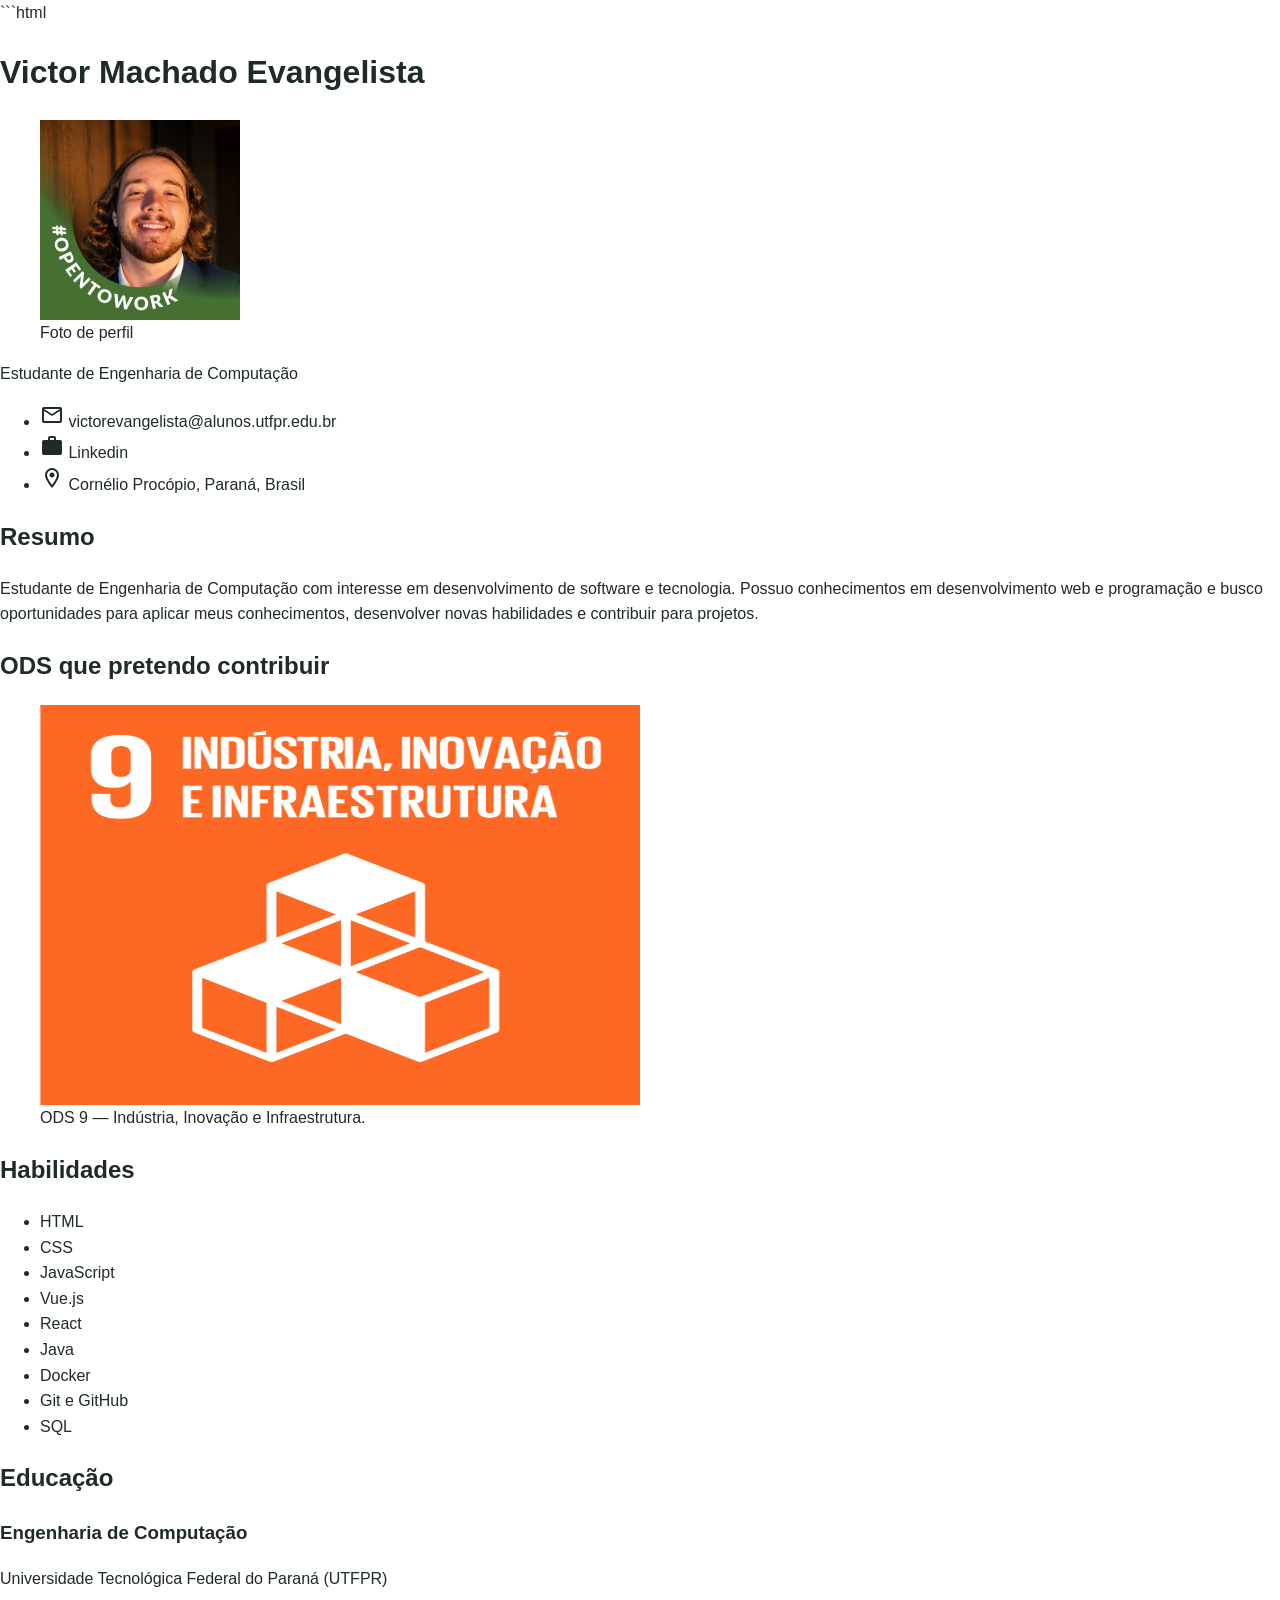
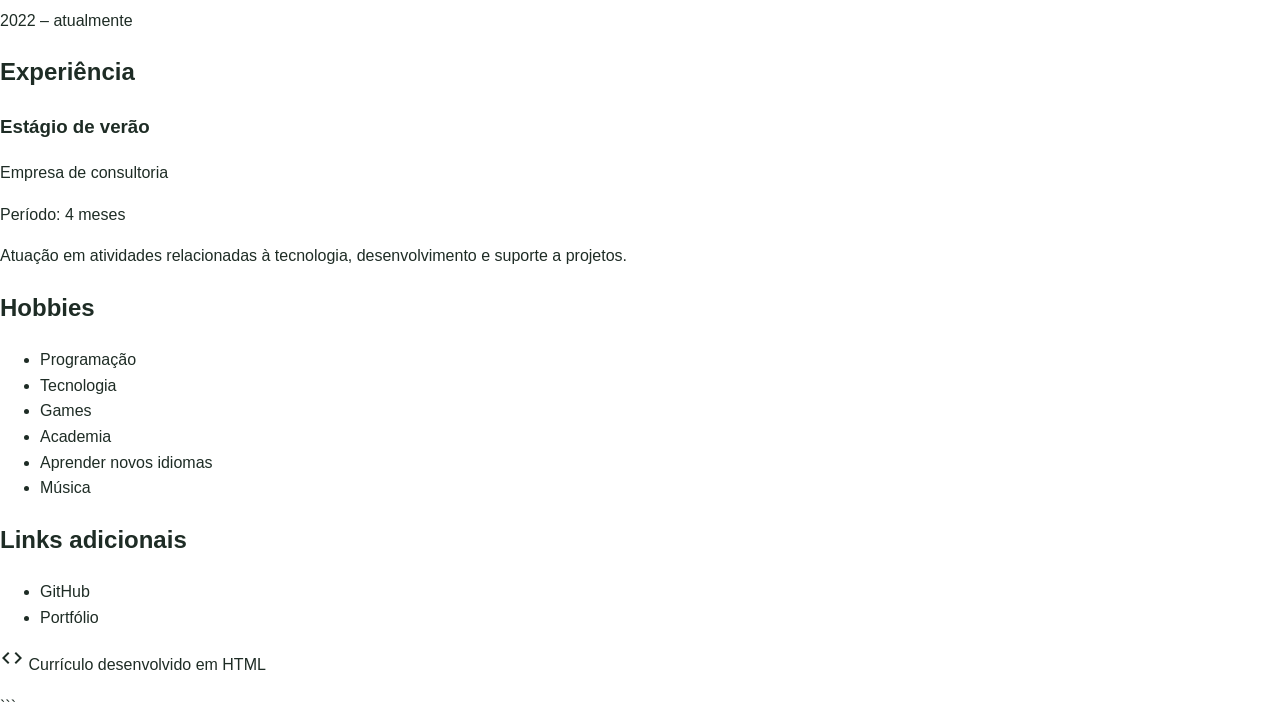
<file: curriculo.html>
```html
<!DOCTYPE html>
<html lang="pt-br">

<head>
    <meta charset="UTF-8">
    <meta name="viewport" content="width=device-width, initial-scale=1.0">

    <link rel="stylesheet"
          href="https://fonts.googleapis.com/icon?family=Material+Icons+Outlined">

    <title>Currículo | EcoPonto</title>
    <link rel="stylesheet" href="css/style.css">
</head>

<body>

    <header>

        <h1>Victor Machado Evangelista</h1>

        <figure>
            <img src="figs/perfil.jpg"
                 alt="Foto de perfil do estudante"
                 width="200"
                 height="200">

            <figcaption>Foto de perfil</figcaption>
        </figure>

        <p>Estudante de Engenharia de Computação</p>

    </header>


    <nav>

        <ul>
            <li>
                <i class="material-icons-outlined">email</i>
                <a href="mailto:SEU-EMAIL-AQUI">
                    victorevangelista@alunos.utfpr.edu.br
                </a>
            </li>

            <li>
                <i class="material-icons-outlined">work</i>
                <a href="https://www.linkedin.com/in/victor-machado-evangelista/"
                   target="_blank">
                    Linkedin
                </a>
            </li>

            <li>
                <i class="material-icons-outlined">location_on</i>
                Cornélio Procópio, Paraná, Brasil
            </li>
        </ul>

    </nav>


    <main>

        <section>

            <h2>Resumo</h2>

            <p>
                Estudante de Engenharia de Computação com interesse em
                desenvolvimento de software e tecnologia. Possuo conhecimentos
                em desenvolvimento web e programação e busco oportunidades
                para aplicar meus conhecimentos, desenvolver novas habilidades
                e contribuir para projetos.
            </p>

        </section>


        <section>

            <h2>ODS que pretendo contribuir</h2>

            <figure>

                <img src="figs/ods.png"
                     alt="Objetivo de Desenvolvimento Sustentável"
                     width="600"
                     height="400">

                <figcaption>
                    ODS 9 — Indústria, Inovação e Infraestrutura.
                </figcaption>

            </figure>

        </section>


        <section>

            <h2>Habilidades</h2>

            <ul>
                <li>HTML</li>
                <li>CSS</li>
                <li>JavaScript</li>
                <li>Vue.js</li>
                <li>React</li>
                <li>Java</li>
                <li>Docker</li>
                <li>Git e GitHub</li>
                <li>SQL</li>
            </ul>

        </section>


        <section>

            <h2>Educação</h2>

            <article>

                <h3>Engenharia de Computação</h3>

                <p>
                    Universidade Tecnológica Federal do Paraná (UTFPR)
                </p>

                <p>
                    2022 – atualmente
                </p>

            </article>

        </section>


        <section>

            <h2>Experiência</h2>

            <article>

                <h3>Estágio de verão</h3>

                <p>
                    Empresa de consultoria
                </p>

                <p>
                    Período: 4 meses
                </p>

                <p>
                    Atuação em atividades relacionadas à tecnologia,
                    desenvolvimento e suporte a projetos.
                </p>

            </article>

        </section>


        <section>

            <h2>Hobbies</h2>

            <ul>
                <li>Programação</li>
                <li>Tecnologia</li>
                <li>Games</li>
                <li>Academia</li>
                <li>Aprender novos idiomas</li>
                <li>Música</li>
            </ul>

        </section>


        <section>

            <h2>Links adicionais</h2>

            <ul>

                <li>
                    <a href="https://github.com/vmchdoev"
                       target="_blank">
                        GitHub
                    </a>
                </li>

                <li>
                    <a href="#"
                       target="_blank">
                        Portfólio
                    </a>
                </li>

            </ul>

        </section>

    </main>


    <footer>

        <p>
            <i class="material-icons-outlined">code</i>
            Currículo desenvolvido em HTML
        </p>

    </footer>

</body>

</html>
```
</file>
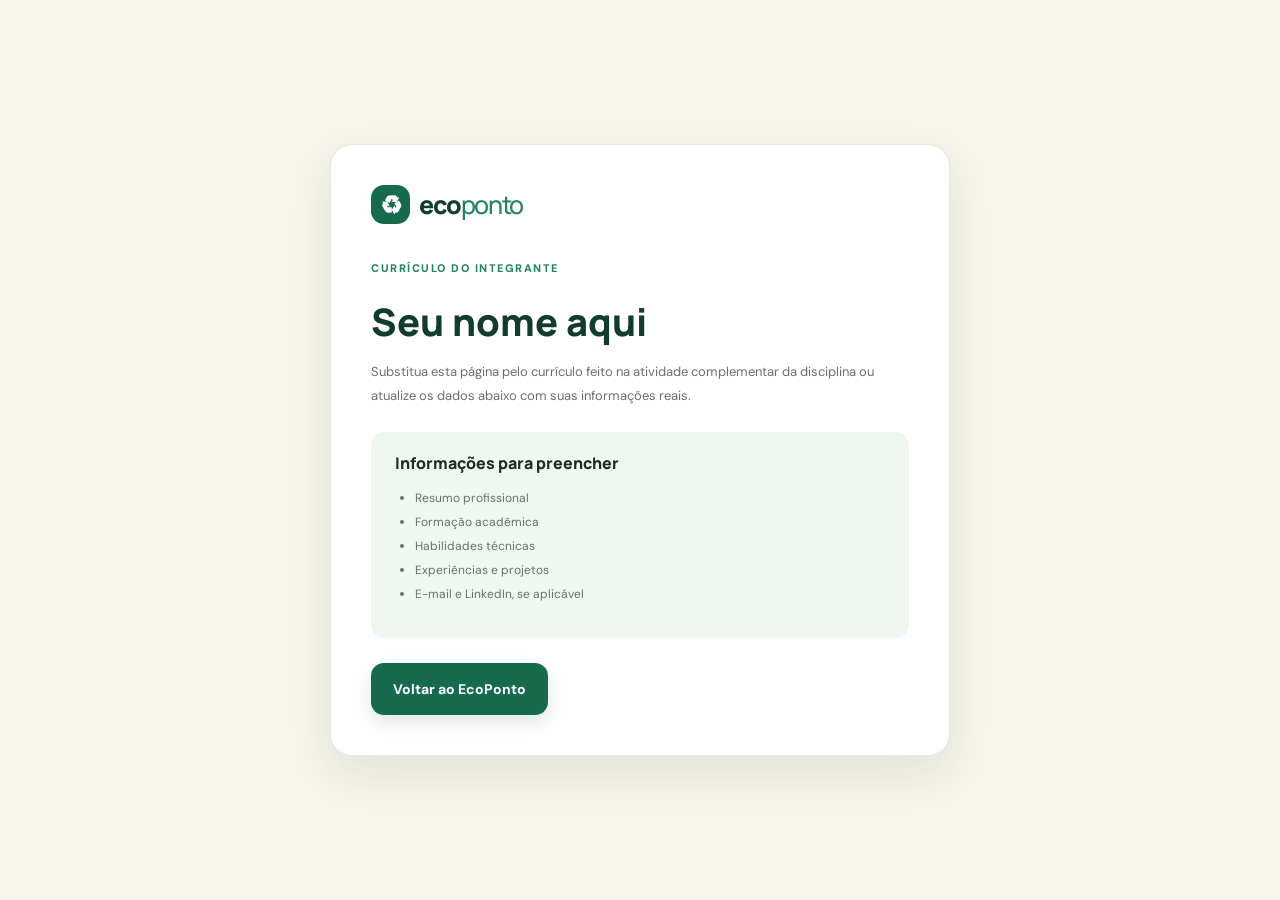
<file: ecoponto-site/curriculo.html>
<!DOCTYPE html>
<html lang="pt-BR">
<head>
  <meta charset="UTF-8">
  <meta name="viewport" content="width=device-width, initial-scale=1.0">
  <meta name="description" content="Currículo do integrante do projeto EcoPonto.">
  <title>Currículo do integrante | EcoPonto</title>
  <link rel="preconnect" href="https://fonts.googleapis.com">
  <link rel="preconnect" href="https://fonts.gstatic.com" crossorigin>
  <link href="https://fonts.googleapis.com/css2?family=DM+Sans:wght@400;500;600;700&family=Manrope:wght@400;500;600;700;800&display=swap" rel="stylesheet">
  <link rel="stylesheet" href="css/style.css">
</head>
<body class="cv-body"><main class="cv-card"><a class="brand" href="index.html"><span class="brand-icon">♻</span><span>eco<span class="brand-light">ponto</span></span></a><p class="eyebrow">Currículo do integrante</p><h1>Seu nome aqui</h1><p>Substitua esta página pelo currículo feito na atividade complementar da disciplina ou atualize os dados abaixo com suas informações reais.</p><div class="cv-placeholder"><h2>Informações para preencher</h2><ul><li>Resumo profissional</li><li>Formação acadêmica</li><li>Habilidades técnicas</li><li>Experiências e projetos</li><li>E-mail e LinkedIn, se aplicável</li></ul></div><a class="button" href="index.html">Voltar ao EcoPonto</a></main></body>
</html>
</file>
<file: css/style.css>
:root{--green-900:#123d2d;--green-800:#176b4d;--green-700:#23845f;--green-100:#dcefe2;--green-50:#f0f7f1;--cream:#f7f5ec;--ink:#1e2c25;--muted:#65736a;--line:#e4e9e2;--yellow:#e9a23b;--white:#fff;--radius:22px;--shadow:0 18px 48px rgba(26,61,42,.10)}*{box-sizing:border-box}html{scroll-behavior:smooth;scroll-padding-top:100px}body{margin:0;background:#fff;color:var(--ink);font-family:"DM Sans",sans-serif;font-size:16px;line-height:1.6}img{display:block;max-width:100%}a{color:inherit;text-decoration:none}.container{width:min(1160px,calc(100% - 48px));margin-inline:auto}.material-symbols-rounded{font-family:"Material Symbols Rounded";font-weight:normal;font-style:normal;font-size:24px;line-height:1;letter-spacing:normal;text-transform:none;display:inline-block;white-space:nowrap;word-wrap:normal;direction:ltr;font-feature-settings:"liga";-webkit-font-feature-settings:"liga";-webkit-font-smoothing:antialiased;vertical-align:middle}.site-header{position:sticky;top:0;z-index:10;background:rgba(255,255,255,.94);backdrop-filter:blur(16px);border-bottom:1px solid rgba(228,233,226,.75)}.nav-wrap{min-height:82px;display:flex;align-items:center;justify-content:space-between;gap:26px}.brand{display:inline-flex;align-items:center;gap:9px;font-family:Manrope,sans-serif;font-size:25px;font-weight:800;letter-spacing:-1.4px;color:var(--green-900);white-space:nowrap}.brand-icon{display:grid;place-items:center;width:39px;height:39px;border-radius:13px;background:var(--green-800);color:#fff;font-size:25px}.brand-light{font-weight:500;color:var(--green-700)}.main-nav,.nav-actions{display:flex;align-items:center;gap:28px}.main-nav a,.login-link{font-size:13px;font-weight:700;color:#4e5d53;transition:color .2s}.main-nav a:hover,.login-link:hover,.footer-column a:hover{color:var(--green-700)}.nav-actions{gap:20px}.button{display:inline-flex;align-items:center;justify-content:center;gap:10px;min-height:52px;padding:0 22px;border:0;border-radius:13px;background:var(--green-800);color:#fff;font:700 14px "DM Sans",sans-serif;cursor:pointer;transition:transform .2s,background .2s;box-shadow:0 7px 18px rgba(23,107,77,.15)}.button:hover{background:var(--green-900);transform:translateY(-2px)}.button .material-symbols-rounded{font-size:19px}.button-small{min-height:42px;padding:0 15px;font-size:12px;border-radius:11px}.hero{min-height:590px;display:grid;grid-template-columns:1fr .95fr;align-items:center;gap:60px;padding-top:62px;padding-bottom:68px}.eyebrow{display:flex;align-items:center;gap:9px;margin:0 0 18px;color:var(--green-700);font-size:11px;font-weight:800;text-transform:uppercase;letter-spacing:1.5px}.eyebrow-dot{width:8px;height:8px;border-radius:50%;background:#8cc49b;box-shadow:0 0 0 5px #edf6ee}.hero h1,.section-heading h2,.tips-copy h2,.community-inner h2,.ods-heading h2,.final-cta h2,.auth-visual h1{margin:0;font-family:Manrope,sans-serif;font-size:clamp(38px,4.5vw,59px);line-height:1.11;letter-spacing:-2.6px;font-weight:800;color:var(--green-900)}.hero h1 span,.section-heading h2 span,.tips-copy h2 span,.community-inner h2 span,.ods-heading h2 span{color:var(--green-700)}.hero-description{max-width:480px;margin:23px 0 27px;color:var(--muted);font-size:16px;line-height:1.85}.hero-actions{display:flex;align-items:center;flex-wrap:wrap;gap:24px}.text-link{display:inline-flex;align-items:center;gap:7px;font-size:13px;font-weight:800;color:var(--green-800)}.text-link .material-symbols-rounded{font-size:17px}.hero-proof{display:flex;align-items:center;gap:13px;margin-top:38px}.avatar-stack{display:flex;align-items:center}.avatar-stack span{display:grid;place-items:center;width:36px;height:36px;border:3px solid #fff;border-radius:50%;margin-left:-8px;background:var(--green-100);font-size:16px}.avatar-stack span:first-child{margin-left:0}.hero-proof p{margin:0;color:var(--muted);font-size:11px;line-height:1.5}.hero-proof strong{color:var(--ink);font-size:12px}.hero-visual{position:relative;min-height:440px;display:flex;align-items:center;justify-content:center}.hero-image{position:relative;z-index:1;width:88%;height:420px;object-fit:cover;border-radius:48% 48% 25px 25px;box-shadow:var(--shadow)}.hero-orbit{position:absolute;right:0;top:22px;width:170px;height:170px;border:1px solid #b9d8c0;border-radius:50%;z-index:0}.hero-orbit:after{content:"";position:absolute;inset:17px;border:1px dashed #b9d8c0;border-radius:50%}.floating-note{position:absolute;z-index:2;display:flex;align-items:center;gap:11px;padding:14px 17px;border:1px solid rgba(228,233,226,.9);border-radius:15px;background:rgba(255,255,255,.96);box-shadow:var(--shadow)}.floating-note>.material-symbols-rounded{display:grid;place-items:center;width:39px;height:39px;border-radius:12px;background:var(--green-100);color:var(--green-800);font-size:23px}.floating-note strong,.floating-note small{display:block}.floating-note strong{font-size:12px}.floating-note small{color:var(--muted);font-size:10px}.note-top{top:63px;left:-2px}.note-bottom{bottom:44px;right:-12px}.floating-note .note-check{background:#fff0d6;color:#b77a20}.impact-strip{background:var(--green-900);color:#fff}.impact-grid{display:grid;grid-template-columns:repeat(3,1fr);padding-block:27px}.impact-grid>div{display:flex;align-items:center;justify-content:center;gap:14px;border-right:1px solid rgba(255,255,255,.17)}.impact-grid>div:last-child{border-right:0}.impact-grid .material-symbols-rounded{font-size:28px;color:#a7d6b4}.impact-grid p{margin:0;line-height:1.4}.impact-grid strong,.impact-grid small{display:block}.impact-grid strong{font-family:Manrope,sans-serif;font-size:14px}.impact-grid small{margin-top:3px;color:#c2d4c7;font-size:11px}.section{padding-top:96px;padding-bottom:96px}.section-heading{display:flex;align-items:end;justify-content:space-between;gap:38px;margin-bottom:38px}.section-heading .eyebrow{margin-bottom:12px}.section-heading h2,.tips-copy h2,.ods-heading h2{font-size:clamp(31px,3.4vw,43px);letter-spacing:-1.7px}.section-intro{max-width:340px;margin:0 0 4px;color:var(--muted);font-size:13px;line-height:1.8}.steps-grid{display:grid;grid-template-columns:repeat(3,1fr);gap:18px}.step-card{position:relative;min-height:275px;padding:27px;border:1px solid var(--line);border-radius:var(--radius);background:#fff;transition:transform .2s,box-shadow .2s}.step-card:hover,.material-card:hover{transform:translateY(-4px);box-shadow:var(--shadow)}.step-number{position:absolute;top:25px;right:25px;color:#b3c4b6;font-family:Manrope,sans-serif;font-size:12px;font-weight:800;letter-spacing:1px}.step-icon{display:grid;place-items:center;width:53px;height:53px;margin-bottom:22px;border-radius:17px}.step-icon .material-symbols-rounded{font-size:28px}.icon-mint{background:#e3f3e7;color:var(--green-800)}.icon-yellow{background:#fff1d9;color:#ad781f}.icon-lilac{background:#eee9fb;color:#7460b0}.step-card h3,.material-card h3{margin:0 0 9px;font-family:Manrope,sans-serif;font-size:17px;font-weight:800;letter-spacing:-.4px}.step-card p,.material-card p{margin:0;color:var(--muted);font-size:12px;line-height:1.8}.card-link{display:inline-flex;align-items:center;gap:7px;margin-top:21px;color:var(--green-800);font-size:11px;font-weight:800}.card-link .material-symbols-rounded{font-size:16px}.materials-section{background:var(--cream)}.materials-section .section{padding-top:85px;padding-bottom:92px}.materials-grid{display:grid;grid-template-columns:repeat(4,1fr);gap:17px}.material-card{overflow:hidden;border:1px solid #e7e5dc;border-radius:19px;background:#fff;transition:transform .2s,box-shadow .2s}.material-card img{width:100%;height:170px;object-fit:cover}.material-content{padding:19px 19px 22px}.material-tag{display:inline-block;margin-bottom:10px;padding:5px 9px;border-radius:7px;font-size:9px;font-weight:800;text-transform:uppercase;letter-spacing:.7px}.tag-glass{background:#e0f1e6;color:#176b4d}.tag-paper{background:#fff0d4;color:#986b1f}.tag-plastic{background:#e5edfb;color:#456ba8}.tag-metal{background:#f5e4df;color:#a05d4e}.material-card h3{font-size:15px}.material-card p{font-size:11px}.tips-section{display:grid;grid-template-columns:.92fr 1fr;align-items:center;gap:75px;padding-top:100px;padding-bottom:100px}.tips-image-wrap{position:relative}.tips-image-wrap>img{width:100%;height:430px;object-fit:cover;border-radius:25px}.image-caption{position:absolute;right:-20px;bottom:27px;display:flex;align-items:center;gap:12px;padding:15px 18px;border:1px solid var(--line);border-radius:14px;background:#fff;box-shadow:var(--shadow)}.image-caption>.material-symbols-rounded{display:grid;place-items:center;width:40px;height:40px;border-radius:12px;background:#fff0d9;color:#b77a20}.image-caption strong,.image-caption small{display:block}.image-caption strong{font-size:12px}.image-caption small{color:var(--muted);font-size:10px}.tips-copy .eyebrow{margin-bottom:12px}.tips-copy h2{max-width:460px}.tips-copy>p:not(.eyebrow){color:var(--muted);font-size:13px;line-height:1.9}.check-list{display:grid;gap:13px;margin:23px 0 28px;padding:0;list-style:none}.check-list li{display:flex;align-items:flex-start;gap:10px;font-size:12px;color:#435147}.check-list .material-symbols-rounded{color:var(--green-700);font-size:19px;flex-shrink:0}.community-section{overflow:hidden;background:var(--green-800);color:#fff}.community-inner{position:relative;display:grid;grid-template-columns:1fr .8fr;align-items:center;gap:40px;min-height:355px;padding-block:65px}.eyebrow-light{color:#c6e8cf}.community-inner h2{max-width:570px;color:#fff;font-size:clamp(31px,3.5vw,43px);letter-spacing:-1.6px}.community-inner h2 span{color:#c4e9cc}.community-inner>div:first-child>p:not(.eyebrow){max-width:530px;color:#d8e9dd;font-size:13px;line-height:1.8;margin:19px 0 25px}.button-light{background:#fff;color:var(--green-900);box-shadow:none}.button-light:hover{background:#edf7ef}.community-art{position:relative;display:grid;place-items:center;min-height:260px}.art-circle{display:grid;place-items:center;width:190px;height:190px;border:1px solid rgba(255,255,255,.3);border-radius:50%;background:rgba(255,255,255,.08)}.art-circle:before,.art-circle:after{content:"";position:absolute;width:240px;height:240px;border:1px dashed rgba(255,255,255,.25);border-radius:50%}.art-circle:after{width:285px;height:285px}.art-circle .material-symbols-rounded{font-size:95px;color:#c4e9cc}.art-leaf{position:absolute;color:#d4edda}.leaf-one{top:25px;left:23%;font-size:55px}.leaf-two{right:12%;bottom:15px;font-size:65px}.art-small{position:absolute;right:4%;top:43%;padding:9px 13px;border:1px solid rgba(255,255,255,.3);border-radius:9px;background:#2a805e;font-size:10px;font-weight:700}.ods-section{padding-top:91px;padding-bottom:91px}.ods-heading{text-align:center;max-width:620px;margin:0 auto 33px}.ods-heading .eyebrow{justify-content:center}.ods-heading h2{font-size:clamp(30px,3.4vw,42px)}.ods-heading>p:last-child{max-width:520px;margin:15px auto 0;color:var(--muted);font-size:13px;line-height:1.8}.ods-cards{display:grid;grid-template-columns:1fr 1fr;gap:17px}.ods-card{display:flex;align-items:center;gap:20px;padding:25px;border-radius:18px}.ods-eleven{background:#f8e8e6}.ods-twelve{background:#f9edcf}.ods-number{display:grid;place-items:center;flex-shrink:0;width:66px;height:66px;border-radius:15px;background:#e65a4f;color:#fff;font-family:Manrope,sans-serif;font-size:30px;font-weight:800}.ods-twelve .ods-number{background:#bf8b1d}.ods-card h3{margin:0 0 7px;font-family:Manrope,sans-serif;font-size:15px;line-height:1.35}.ods-card p{margin:0;color:#655d53;font-size:11px;line-height:1.7}.final-cta{display:flex;align-items:center;justify-content:space-between;gap:30px;margin-bottom:75px;padding:35px 40px;border:1px solid var(--line);border-radius:23px;background:var(--green-50)}.final-cta>div{position:relative;padding-left:62px}.cta-icon{position:absolute;top:6px;left:0;display:grid;place-items:center;width:45px;height:45px;border-radius:13px;background:var(--green-100);color:var(--green-800);font-size:27px}.final-cta h2{font-size:24px;letter-spacing:-.8px}.final-cta p{margin:7px 0 0;color:var(--muted);font-size:12px}.site-footer{padding-top:50px;background:#f7f8f4}.footer-main{display:grid;grid-template-columns:1.5fr 1fr 1fr 1.35fr;gap:38px;padding-bottom:42px}.brand-footer{font-size:23px}.footer-brand>p{max-width:240px;color:var(--muted);font-size:11px;line-height:1.8}.footer-column{display:flex;flex-direction:column;align-items:flex-start;gap:11px}.footer-column h3{margin:7px 0 5px;font-size:11px;font-weight:800}.footer-column a{color:var(--muted);font-size:10px;line-height:1.5}.footer-bottom{display:flex;justify-content:space-between;gap:20px;padding-block:17px;border-top:1px solid var(--line)}.footer-bottom p{margin:0;color:#7a867d;font-size:9px}.auth-body{min-height:100vh;background:var(--cream)}.auth-header{display:flex;align-items:center;justify-content:space-between;min-height:85px}.back-link{display:inline-flex;align-items:center;gap:7px;color:var(--muted);font-size:12px;font-weight:700}.back-link .material-symbols-rounded{font-size:18px}.auth-layout{display:grid;grid-template-columns:1fr 1fr;max-width:1030px;min-height:680px;margin:14px auto 50px;overflow:hidden;border:1px solid #e8e7de;border-radius:27px;background:#fff;box-shadow:var(--shadow)}.auth-visual{position:relative;min-height:680px;overflow:hidden;background:var(--green-900)}.auth-visual>img{position:absolute;inset:0;width:100%;height:100%;object-fit:cover;filter:brightness(.62)}.auth-visual:after{position:absolute;inset:0;content:"";background:linear-gradient(180deg,rgba(13,54,37,.08),rgba(13,54,37,.88))}.auth-visual-overlay{position:absolute;z-index:1;right:38px;bottom:45px;left:38px;color:#fff}.auth-visual h1{max-width:410px;color:#fff;font-size:37px;letter-spacing:-1.5px}.auth-visual-overlay>p:last-child{max-width:380px;color:#e0ece3;font-size:13px;line-height:1.8}.auth-panel{display:flex;align-items:center;justify-content:center;padding:40px}.auth-panel-inner{width:100%;max-width:380px}.auth-panel-inner>.eyebrow{margin-bottom:8px}.auth-panel h2{margin:0;font-family:Manrope,sans-serif;font-size:33px;letter-spacing:-1.3px;color:var(--green-900)}.auth-subtitle{margin:8px 0 25px;color:var(--muted);font-size:12px}.auth-form{display:grid;gap:15px}.field{display:grid;gap:7px}.field label{font-size:11px;font-weight:800;color:#37463b}.field input,.field select{width:100%;min-height:45px;padding:0 13px;border:1px solid #dfe6de;border-radius:10px;background:#fff;color:var(--ink);font:12px "DM Sans",sans-serif;outline:none}.field input:focus,.field select:focus{border-color:var(--green-700);box-shadow:0 0 0 3px rgba(35,132,95,.1)}.field input::placeholder{color:#a0aaa1}.checkbox-field{display:flex;align-items:flex-start;gap:9px;margin-top:1px;color:var(--muted);font-size:10px;line-height:1.6}.checkbox-field input{accent-color:var(--green-800);margin-top:3px}.auth-submit{width:100%;margin-top:3px}.auth-switch{text-align:center;margin:19px 0 0;color:var(--muted);font-size:11px}.auth-switch a{color:var(--green-800);font-weight:800}.demo-note{margin:18px 0 0;padding-top:14px;border-top:1px solid var(--line);color:#8b958c;font-size:9px;line-height:1.6;text-align:center}.login-visual>img{object-position:center}.login-panel-inner{transform:translateY(-8px)}.cv-body{display:grid;place-items:center;min-height:100vh;padding:24px;background:var(--cream)}.cv-card{width:min(620px,100%);padding:40px;border:1px solid var(--line);border-radius:22px;background:#fff;box-shadow:var(--shadow)}.cv-card .eyebrow{margin-top:35px}.cv-card h1{margin:0;font:800 38px Manrope,sans-serif;color:var(--green-900)}.cv-card>p:not(.eyebrow){color:var(--muted);font-size:13px;line-height:1.8}.cv-placeholder{margin:25px 0;padding:20px 24px;border-radius:14px;background:var(--green-50)}.cv-placeholder h2{margin:0;font:800 16px Manrope,sans-serif}.cv-placeholder ul{padding-left:20px;color:var(--muted);font-size:12px;line-height:2}
@media(max-width:900px){.main-nav{gap:15px}.main-nav a{font-size:11px}.hero{gap:25px}.hero h1{font-size:47px}.hero-visual{min-height:390px}.hero-image{height:370px}.materials-grid{grid-template-columns:repeat(2,1fr)}.tips-section{gap:45px}.footer-main{grid-template-columns:1.4fr 1fr 1fr}.footer-column:last-child{grid-column:2/4}.auth-panel{padding:30px}.auth-visual-overlay{right:25px;left:25px}.auth-visual h1{font-size:31px}}
@media(max-width:650px){.container{width:min(100% - 32px,500px)}.nav-wrap{min-height:72px;gap:12px}.brand{font-size:22px}.brand-icon{width:34px;height:34px}.main-nav{display:none}.nav-actions{gap:12px}.login-link{font-size:11px}.button-small{min-height:38px;padding:0 11px;font-size:10px}.hero{grid-template-columns:1fr;padding-top:52px;padding-bottom:48px;gap:25px}.hero h1{font-size:43px;letter-spacing:-1.9px}.hero-description{font-size:14px}.hero-visual{min-height:345px}.hero-image{width:85%;height:330px}.note-top{top:35px;left:0}.note-bottom{right:0;bottom:20px}.floating-note{padding:10px 12px}.floating-note>.material-symbols-rounded{width:32px;height:32px;font-size:20px}.floating-note strong{font-size:10px}.floating-note small{font-size:9px}.hero-orbit{width:130px;height:130px}.impact-grid{padding-block:20px;gap:9px}.impact-grid>div{flex-direction:column;text-align:center;gap:7px}.impact-grid .material-symbols-rounded{font-size:24px}.impact-grid strong{font-size:11px}.impact-grid small{font-size:9px}.section,.materials-section .section{padding-top:65px;padding-bottom:65px}.section-heading{display:block;margin-bottom:26px}.section-heading h2,.tips-copy h2,.ods-heading h2{font-size:32px;letter-spacing:-1.2px}.section-intro{margin-top:14px}.steps-grid{grid-template-columns:1fr;gap:12px}.step-card{min-height:0;padding:23px}.step-icon{margin-bottom:15px}.step-card p{font-size:12px}.card-link{margin-top:13px}.materials-grid{grid-template-columns:1fr 1fr;gap:11px}.material-card img{height:125px}.material-content{padding:13px}.material-card h3{font-size:13px}.material-card p{font-size:10px}.material-tag{font-size:8px}.tips-section{grid-template-columns:1fr;gap:42px;padding-top:65px;padding-bottom:65px}.tips-image-wrap>img{height:330px}.image-caption{right:-4px;bottom:16px;padding:11px}.community-inner{grid-template-columns:1fr;padding-block:55px;gap:5px}.community-inner h2{font-size:34px}.community-art{min-height:235px}.art-circle{width:150px;height:150px}.art-circle .material-symbols-rounded{font-size:72px}.art-circle:before{width:195px;height:195px}.art-circle:after{width:230px;height:230px}.ods-section{padding-top:65px;padding-bottom:65px}.ods-cards{grid-template-columns:1fr}.ods-card{padding:18px;gap:14px}.ods-number{width:55px;height:55px;font-size:25px}.final-cta{align-items:flex-start;flex-direction:column;margin-bottom:45px;padding:25px}.final-cta>div{padding-left:53px}.final-cta h2{font-size:20px}.cta-icon{width:40px;height:40px}.footer-main{grid-template-columns:1fr 1fr;gap:28px 20px}.footer-brand{grid-column:1/3}.footer-column:last-child{grid-column:auto}.footer-bottom{flex-direction:column;gap:5px}.auth-header{min-height:72px}.auth-layout{grid-template-columns:1fr;margin-top:5px;border-radius:20px}.auth-visual{min-height:270px}.auth-visual-overlay{bottom:23px}.auth-visual h1{font-size:27px}.auth-visual-overlay>p:last-child{font-size:11px;margin-bottom:0}.auth-visual .eyebrow{margin-bottom:10px}.auth-panel{padding:30px 23px}.auth-panel h2{font-size:29px}.auth-panel-inner{max-width:440px}.login-visual{min-height:250px}.login-panel-inner{transform:none}.cv-card{padding:27px}.cv-card h1{font-size:32px}}
</file>
<file: ecoponto-site/css/style.css>
:root{--green-900:#123d2d;--green-800:#176b4d;--green-700:#23845f;--green-100:#dcefe2;--green-50:#f0f7f1;--cream:#f7f5ec;--ink:#1e2c25;--muted:#65736a;--line:#e4e9e2;--yellow:#e9a23b;--white:#fff;--radius:22px;--shadow:0 18px 48px rgba(26,61,42,.10)}*{box-sizing:border-box}html{scroll-behavior:smooth;scroll-padding-top:100px}body{margin:0;background:#fff;color:var(--ink);font-family:"DM Sans",sans-serif;font-size:16px;line-height:1.6}img{display:block;max-width:100%}a{color:inherit;text-decoration:none}.container{width:min(1160px,calc(100% - 48px));margin-inline:auto}.material-symbols-rounded{font-family:"Material Symbols Rounded";font-weight:normal;font-style:normal;font-size:24px;line-height:1;letter-spacing:normal;text-transform:none;display:inline-block;white-space:nowrap;word-wrap:normal;direction:ltr;font-feature-settings:"liga";-webkit-font-feature-settings:"liga";-webkit-font-smoothing:antialiased;vertical-align:middle}.site-header{position:sticky;top:0;z-index:10;background:rgba(255,255,255,.94);backdrop-filter:blur(16px);border-bottom:1px solid rgba(228,233,226,.75)}.nav-wrap{min-height:82px;display:flex;align-items:center;justify-content:space-between;gap:26px}.brand{display:inline-flex;align-items:center;gap:9px;font-family:Manrope,sans-serif;font-size:25px;font-weight:800;letter-spacing:-1.4px;color:var(--green-900);white-space:nowrap}.brand-icon{display:grid;place-items:center;width:39px;height:39px;border-radius:13px;background:var(--green-800);color:#fff;font-size:25px}.brand-light{font-weight:500;color:var(--green-700)}.main-nav,.nav-actions{display:flex;align-items:center;gap:28px}.main-nav a,.login-link{font-size:13px;font-weight:700;color:#4e5d53;transition:color .2s}.main-nav a:hover,.login-link:hover,.footer-column a:hover{color:var(--green-700)}.nav-actions{gap:20px}.button{display:inline-flex;align-items:center;justify-content:center;gap:10px;min-height:52px;padding:0 22px;border:0;border-radius:13px;background:var(--green-800);color:#fff;font:700 14px "DM Sans",sans-serif;cursor:pointer;transition:transform .2s,background .2s;box-shadow:0 7px 18px rgba(23,107,77,.15)}.button:hover{background:var(--green-900);transform:translateY(-2px)}.button .material-symbols-rounded{font-size:19px}.button-small{min-height:42px;padding:0 15px;font-size:12px;border-radius:11px}.hero{min-height:590px;display:grid;grid-template-columns:1fr .95fr;align-items:center;gap:60px;padding-top:62px;padding-bottom:68px}.eyebrow{display:flex;align-items:center;gap:9px;margin:0 0 18px;color:var(--green-700);font-size:11px;font-weight:800;text-transform:uppercase;letter-spacing:1.5px}.eyebrow-dot{width:8px;height:8px;border-radius:50%;background:#8cc49b;box-shadow:0 0 0 5px #edf6ee}.hero h1,.section-heading h2,.tips-copy h2,.community-inner h2,.ods-heading h2,.final-cta h2,.auth-visual h1{margin:0;font-family:Manrope,sans-serif;font-size:clamp(38px,4.5vw,59px);line-height:1.11;letter-spacing:-2.6px;font-weight:800;color:var(--green-900)}.hero h1 span,.section-heading h2 span,.tips-copy h2 span,.community-inner h2 span,.ods-heading h2 span{color:var(--green-700)}.hero-description{max-width:480px;margin:23px 0 27px;color:var(--muted);font-size:16px;line-height:1.85}.hero-actions{display:flex;align-items:center;flex-wrap:wrap;gap:24px}.text-link{display:inline-flex;align-items:center;gap:7px;font-size:13px;font-weight:800;color:var(--green-800)}.text-link .material-symbols-rounded{font-size:17px}.hero-proof{display:flex;align-items:center;gap:13px;margin-top:38px}.avatar-stack{display:flex;align-items:center}.avatar-stack span{display:grid;place-items:center;width:36px;height:36px;border:3px solid #fff;border-radius:50%;margin-left:-8px;background:var(--green-100);font-size:16px}.avatar-stack span:first-child{margin-left:0}.hero-proof p{margin:0;color:var(--muted);font-size:11px;line-height:1.5}.hero-proof strong{color:var(--ink);font-size:12px}.hero-visual{position:relative;min-height:440px;display:flex;align-items:center;justify-content:center}.hero-image{position:relative;z-index:1;width:88%;height:420px;object-fit:cover;border-radius:48% 48% 25px 25px;box-shadow:var(--shadow)}.hero-orbit{position:absolute;right:0;top:22px;width:170px;height:170px;border:1px solid #b9d8c0;border-radius:50%;z-index:0}.hero-orbit:after{content:"";position:absolute;inset:17px;border:1px dashed #b9d8c0;border-radius:50%}.floating-note{position:absolute;z-index:2;display:flex;align-items:center;gap:11px;padding:14px 17px;border:1px solid rgba(228,233,226,.9);border-radius:15px;background:rgba(255,255,255,.96);box-shadow:var(--shadow)}.floating-note>.material-symbols-rounded{display:grid;place-items:center;width:39px;height:39px;border-radius:12px;background:var(--green-100);color:var(--green-800);font-size:23px}.floating-note strong,.floating-note small{display:block}.floating-note strong{font-size:12px}.floating-note small{color:var(--muted);font-size:10px}.note-top{top:63px;left:-2px}.note-bottom{bottom:44px;right:-12px}.floating-note .note-check{background:#fff0d6;color:#b77a20}.impact-strip{background:var(--green-900);color:#fff}.impact-grid{display:grid;grid-template-columns:repeat(3,1fr);padding-block:27px}.impact-grid>div{display:flex;align-items:center;justify-content:center;gap:14px;border-right:1px solid rgba(255,255,255,.17)}.impact-grid>div:last-child{border-right:0}.impact-grid .material-symbols-rounded{font-size:28px;color:#a7d6b4}.impact-grid p{margin:0;line-height:1.4}.impact-grid strong,.impact-grid small{display:block}.impact-grid strong{font-family:Manrope,sans-serif;font-size:14px}.impact-grid small{margin-top:3px;color:#c2d4c7;font-size:11px}.section{padding-top:96px;padding-bottom:96px}.section-heading{display:flex;align-items:end;justify-content:space-between;gap:38px;margin-bottom:38px}.section-heading .eyebrow{margin-bottom:12px}.section-heading h2,.tips-copy h2,.ods-heading h2{font-size:clamp(31px,3.4vw,43px);letter-spacing:-1.7px}.section-intro{max-width:340px;margin:0 0 4px;color:var(--muted);font-size:13px;line-height:1.8}.steps-grid{display:grid;grid-template-columns:repeat(3,1fr);gap:18px}.step-card{position:relative;min-height:275px;padding:27px;border:1px solid var(--line);border-radius:var(--radius);background:#fff;transition:transform .2s,box-shadow .2s}.step-card:hover,.material-card:hover{transform:translateY(-4px);box-shadow:var(--shadow)}.step-number{position:absolute;top:25px;right:25px;color:#b3c4b6;font-family:Manrope,sans-serif;font-size:12px;font-weight:800;letter-spacing:1px}.step-icon{display:grid;place-items:center;width:53px;height:53px;margin-bottom:22px;border-radius:17px}.step-icon .material-symbols-rounded{font-size:28px}.icon-mint{background:#e3f3e7;color:var(--green-800)}.icon-yellow{background:#fff1d9;color:#ad781f}.icon-lilac{background:#eee9fb;color:#7460b0}.step-card h3,.material-card h3{margin:0 0 9px;font-family:Manrope,sans-serif;font-size:17px;font-weight:800;letter-spacing:-.4px}.step-card p,.material-card p{margin:0;color:var(--muted);font-size:12px;line-height:1.8}.card-link{display:inline-flex;align-items:center;gap:7px;margin-top:21px;color:var(--green-800);font-size:11px;font-weight:800}.card-link .material-symbols-rounded{font-size:16px}.materials-section{background:var(--cream)}.materials-section .section{padding-top:85px;padding-bottom:92px}.materials-grid{display:grid;grid-template-columns:repeat(4,1fr);gap:17px}.material-card{overflow:hidden;border:1px solid #e7e5dc;border-radius:19px;background:#fff;transition:transform .2s,box-shadow .2s}.material-card img{width:100%;height:170px;object-fit:cover}.material-content{padding:19px 19px 22px}.material-tag{display:inline-block;margin-bottom:10px;padding:5px 9px;border-radius:7px;font-size:9px;font-weight:800;text-transform:uppercase;letter-spacing:.7px}.tag-glass{background:#e0f1e6;color:#176b4d}.tag-paper{background:#fff0d4;color:#986b1f}.tag-plastic{background:#e5edfb;color:#456ba8}.tag-metal{background:#f5e4df;color:#a05d4e}.material-card h3{font-size:15px}.material-card p{font-size:11px}.tips-section{display:grid;grid-template-columns:.92fr 1fr;align-items:center;gap:75px;padding-top:100px;padding-bottom:100px}.tips-image-wrap{position:relative}.tips-image-wrap>img{width:100%;height:430px;object-fit:cover;border-radius:25px}.image-caption{position:absolute;right:-20px;bottom:27px;display:flex;align-items:center;gap:12px;padding:15px 18px;border:1px solid var(--line);border-radius:14px;background:#fff;box-shadow:var(--shadow)}.image-caption>.material-symbols-rounded{display:grid;place-items:center;width:40px;height:40px;border-radius:12px;background:#fff0d9;color:#b77a20}.image-caption strong,.image-caption small{display:block}.image-caption strong{font-size:12px}.image-caption small{color:var(--muted);font-size:10px}.tips-copy .eyebrow{margin-bottom:12px}.tips-copy h2{max-width:460px}.tips-copy>p:not(.eyebrow){color:var(--muted);font-size:13px;line-height:1.9}.check-list{display:grid;gap:13px;margin:23px 0 28px;padding:0;list-style:none}.check-list li{display:flex;align-items:flex-start;gap:10px;font-size:12px;color:#435147}.check-list .material-symbols-rounded{color:var(--green-700);font-size:19px;flex-shrink:0}.community-section{overflow:hidden;background:var(--green-800);color:#fff}.community-inner{position:relative;display:grid;grid-template-columns:1fr .8fr;align-items:center;gap:40px;min-height:355px;padding-block:65px}.eyebrow-light{color:#c6e8cf}.community-inner h2{max-width:570px;color:#fff;font-size:clamp(31px,3.5vw,43px);letter-spacing:-1.6px}.community-inner h2 span{color:#c4e9cc}.community-inner>div:first-child>p:not(.eyebrow){max-width:530px;color:#d8e9dd;font-size:13px;line-height:1.8;margin:19px 0 25px}.button-light{background:#fff;color:var(--green-900);box-shadow:none}.button-light:hover{background:#edf7ef}.community-art{position:relative;display:grid;place-items:center;min-height:260px}.art-circle{display:grid;place-items:center;width:190px;height:190px;border:1px solid rgba(255,255,255,.3);border-radius:50%;background:rgba(255,255,255,.08)}.art-circle:before,.art-circle:after{content:"";position:absolute;width:240px;height:240px;border:1px dashed rgba(255,255,255,.25);border-radius:50%}.art-circle:after{width:285px;height:285px}.art-circle .material-symbols-rounded{font-size:95px;color:#c4e9cc}.art-leaf{position:absolute;color:#d4edda}.leaf-one{top:25px;left:23%;font-size:55px}.leaf-two{right:12%;bottom:15px;font-size:65px}.art-small{position:absolute;right:4%;top:43%;padding:9px 13px;border:1px solid rgba(255,255,255,.3);border-radius:9px;background:#2a805e;font-size:10px;font-weight:700}.ods-section{padding-top:91px;padding-bottom:91px}.ods-heading{text-align:center;max-width:620px;margin:0 auto 33px}.ods-heading .eyebrow{justify-content:center}.ods-heading h2{font-size:clamp(30px,3.4vw,42px)}.ods-heading>p:last-child{max-width:520px;margin:15px auto 0;color:var(--muted);font-size:13px;line-height:1.8}.ods-cards{display:grid;grid-template-columns:1fr 1fr;gap:17px}.ods-card{display:flex;align-items:center;gap:20px;padding:25px;border-radius:18px}.ods-eleven{background:#f8e8e6}.ods-twelve{background:#f9edcf}.ods-number{display:grid;place-items:center;flex-shrink:0;width:66px;height:66px;border-radius:15px;background:#e65a4f;color:#fff;font-family:Manrope,sans-serif;font-size:30px;font-weight:800}.ods-twelve .ods-number{background:#bf8b1d}.ods-card h3{margin:0 0 7px;font-family:Manrope,sans-serif;font-size:15px;line-height:1.35}.ods-card p{margin:0;color:#655d53;font-size:11px;line-height:1.7}.final-cta{display:flex;align-items:center;justify-content:space-between;gap:30px;margin-bottom:75px;padding:35px 40px;border:1px solid var(--line);border-radius:23px;background:var(--green-50)}.final-cta>div{position:relative;padding-left:62px}.cta-icon{position:absolute;top:6px;left:0;display:grid;place-items:center;width:45px;height:45px;border-radius:13px;background:var(--green-100);color:var(--green-800);font-size:27px}.final-cta h2{font-size:24px;letter-spacing:-.8px}.final-cta p{margin:7px 0 0;color:var(--muted);font-size:12px}.site-footer{padding-top:50px;background:#f7f8f4}.footer-main{display:grid;grid-template-columns:1.5fr 1fr 1fr 1.35fr;gap:38px;padding-bottom:42px}.brand-footer{font-size:23px}.footer-brand>p{max-width:240px;color:var(--muted);font-size:11px;line-height:1.8}.footer-column{display:flex;flex-direction:column;align-items:flex-start;gap:11px}.footer-column h3{margin:7px 0 5px;font-size:11px;font-weight:800}.footer-column a{color:var(--muted);font-size:10px;line-height:1.5}.footer-bottom{display:flex;justify-content:space-between;gap:20px;padding-block:17px;border-top:1px solid var(--line)}.footer-bottom p{margin:0;color:#7a867d;font-size:9px}.auth-body{min-height:100vh;background:var(--cream)}.auth-header{display:flex;align-items:center;justify-content:space-between;min-height:85px}.back-link{display:inline-flex;align-items:center;gap:7px;color:var(--muted);font-size:12px;font-weight:700}.back-link .material-symbols-rounded{font-size:18px}.auth-layout{display:grid;grid-template-columns:1fr 1fr;max-width:1030px;min-height:680px;margin:14px auto 50px;overflow:hidden;border:1px solid #e8e7de;border-radius:27px;background:#fff;box-shadow:var(--shadow)}.auth-visual{position:relative;min-height:680px;overflow:hidden;background:var(--green-900)}.auth-visual>img{position:absolute;inset:0;width:100%;height:100%;object-fit:cover;filter:brightness(.62)}.auth-visual:after{position:absolute;inset:0;content:"";background:linear-gradient(180deg,rgba(13,54,37,.08),rgba(13,54,37,.88))}.auth-visual-overlay{position:absolute;z-index:1;right:38px;bottom:45px;left:38px;color:#fff}.auth-visual h1{max-width:410px;color:#fff;font-size:37px;letter-spacing:-1.5px}.auth-visual-overlay>p:last-child{max-width:380px;color:#e0ece3;font-size:13px;line-height:1.8}.auth-panel{display:flex;align-items:center;justify-content:center;padding:40px}.auth-panel-inner{width:100%;max-width:380px}.auth-panel-inner>.eyebrow{margin-bottom:8px}.auth-panel h2{margin:0;font-family:Manrope,sans-serif;font-size:33px;letter-spacing:-1.3px;color:var(--green-900)}.auth-subtitle{margin:8px 0 25px;color:var(--muted);font-size:12px}.auth-form{display:grid;gap:15px}.field{display:grid;gap:7px}.field label{font-size:11px;font-weight:800;color:#37463b}.field input,.field select{width:100%;min-height:45px;padding:0 13px;border:1px solid #dfe6de;border-radius:10px;background:#fff;color:var(--ink);font:12px "DM Sans",sans-serif;outline:none}.field input:focus,.field select:focus{border-color:var(--green-700);box-shadow:0 0 0 3px rgba(35,132,95,.1)}.field input::placeholder{color:#a0aaa1}.checkbox-field{display:flex;align-items:flex-start;gap:9px;margin-top:1px;color:var(--muted);font-size:10px;line-height:1.6}.checkbox-field input{accent-color:var(--green-800);margin-top:3px}.auth-submit{width:100%;margin-top:3px}.auth-switch{text-align:center;margin:19px 0 0;color:var(--muted);font-size:11px}.auth-switch a{color:var(--green-800);font-weight:800}.demo-note{margin:18px 0 0;padding-top:14px;border-top:1px solid var(--line);color:#8b958c;font-size:9px;line-height:1.6;text-align:center}.login-visual>img{object-position:center}.login-panel-inner{transform:translateY(-8px)}.cv-body{display:grid;place-items:center;min-height:100vh;padding:24px;background:var(--cream)}.cv-card{width:min(620px,100%);padding:40px;border:1px solid var(--line);border-radius:22px;background:#fff;box-shadow:var(--shadow)}.cv-card .eyebrow{margin-top:35px}.cv-card h1{margin:0;font:800 38px Manrope,sans-serif;color:var(--green-900)}.cv-card>p:not(.eyebrow){color:var(--muted);font-size:13px;line-height:1.8}.cv-placeholder{margin:25px 0;padding:20px 24px;border-radius:14px;background:var(--green-50)}.cv-placeholder h2{margin:0;font:800 16px Manrope,sans-serif}.cv-placeholder ul{padding-left:20px;color:var(--muted);font-size:12px;line-height:2}
@media(max-width:900px){.main-nav{gap:15px}.main-nav a{font-size:11px}.hero{gap:25px}.hero h1{font-size:47px}.hero-visual{min-height:390px}.hero-image{height:370px}.materials-grid{grid-template-columns:repeat(2,1fr)}.tips-section{gap:45px}.footer-main{grid-template-columns:1.4fr 1fr 1fr}.footer-column:last-child{grid-column:2/4}.auth-panel{padding:30px}.auth-visual-overlay{right:25px;left:25px}.auth-visual h1{font-size:31px}}
@media(max-width:650px){.container{width:min(100% - 32px,500px)}.nav-wrap{min-height:72px;gap:12px}.brand{font-size:22px}.brand-icon{width:34px;height:34px}.main-nav{display:none}.nav-actions{gap:12px}.login-link{font-size:11px}.button-small{min-height:38px;padding:0 11px;font-size:10px}.hero{grid-template-columns:1fr;padding-top:52px;padding-bottom:48px;gap:25px}.hero h1{font-size:43px;letter-spacing:-1.9px}.hero-description{font-size:14px}.hero-visual{min-height:345px}.hero-image{width:85%;height:330px}.note-top{top:35px;left:0}.note-bottom{right:0;bottom:20px}.floating-note{padding:10px 12px}.floating-note>.material-symbols-rounded{width:32px;height:32px;font-size:20px}.floating-note strong{font-size:10px}.floating-note small{font-size:9px}.hero-orbit{width:130px;height:130px}.impact-grid{padding-block:20px;gap:9px}.impact-grid>div{flex-direction:column;text-align:center;gap:7px}.impact-grid .material-symbols-rounded{font-size:24px}.impact-grid strong{font-size:11px}.impact-grid small{font-size:9px}.section,.materials-section .section{padding-top:65px;padding-bottom:65px}.section-heading{display:block;margin-bottom:26px}.section-heading h2,.tips-copy h2,.ods-heading h2{font-size:32px;letter-spacing:-1.2px}.section-intro{margin-top:14px}.steps-grid{grid-template-columns:1fr;gap:12px}.step-card{min-height:0;padding:23px}.step-icon{margin-bottom:15px}.step-card p{font-size:12px}.card-link{margin-top:13px}.materials-grid{grid-template-columns:1fr 1fr;gap:11px}.material-card img{height:125px}.material-content{padding:13px}.material-card h3{font-size:13px}.material-card p{font-size:10px}.material-tag{font-size:8px}.tips-section{grid-template-columns:1fr;gap:42px;padding-top:65px;padding-bottom:65px}.tips-image-wrap>img{height:330px}.image-caption{right:-4px;bottom:16px;padding:11px}.community-inner{grid-template-columns:1fr;padding-block:55px;gap:5px}.community-inner h2{font-size:34px}.community-art{min-height:235px}.art-circle{width:150px;height:150px}.art-circle .material-symbols-rounded{font-size:72px}.art-circle:before{width:195px;height:195px}.art-circle:after{width:230px;height:230px}.ods-section{padding-top:65px;padding-bottom:65px}.ods-cards{grid-template-columns:1fr}.ods-card{padding:18px;gap:14px}.ods-number{width:55px;height:55px;font-size:25px}.final-cta{align-items:flex-start;flex-direction:column;margin-bottom:45px;padding:25px}.final-cta>div{padding-left:53px}.final-cta h2{font-size:20px}.cta-icon{width:40px;height:40px}.footer-main{grid-template-columns:1fr 1fr;gap:28px 20px}.footer-brand{grid-column:1/3}.footer-column:last-child{grid-column:auto}.footer-bottom{flex-direction:column;gap:5px}.auth-header{min-height:72px}.auth-layout{grid-template-columns:1fr;margin-top:5px;border-radius:20px}.auth-visual{min-height:270px}.auth-visual-overlay{bottom:23px}.auth-visual h1{font-size:27px}.auth-visual-overlay>p:last-child{font-size:11px;margin-bottom:0}.auth-visual .eyebrow{margin-bottom:10px}.auth-panel{padding:30px 23px}.auth-panel h2{font-size:29px}.auth-panel-inner{max-width:440px}.login-visual{min-height:250px}.login-panel-inner{transform:none}.cv-card{padding:27px}.cv-card h1{font-size:32px}}
</file>
